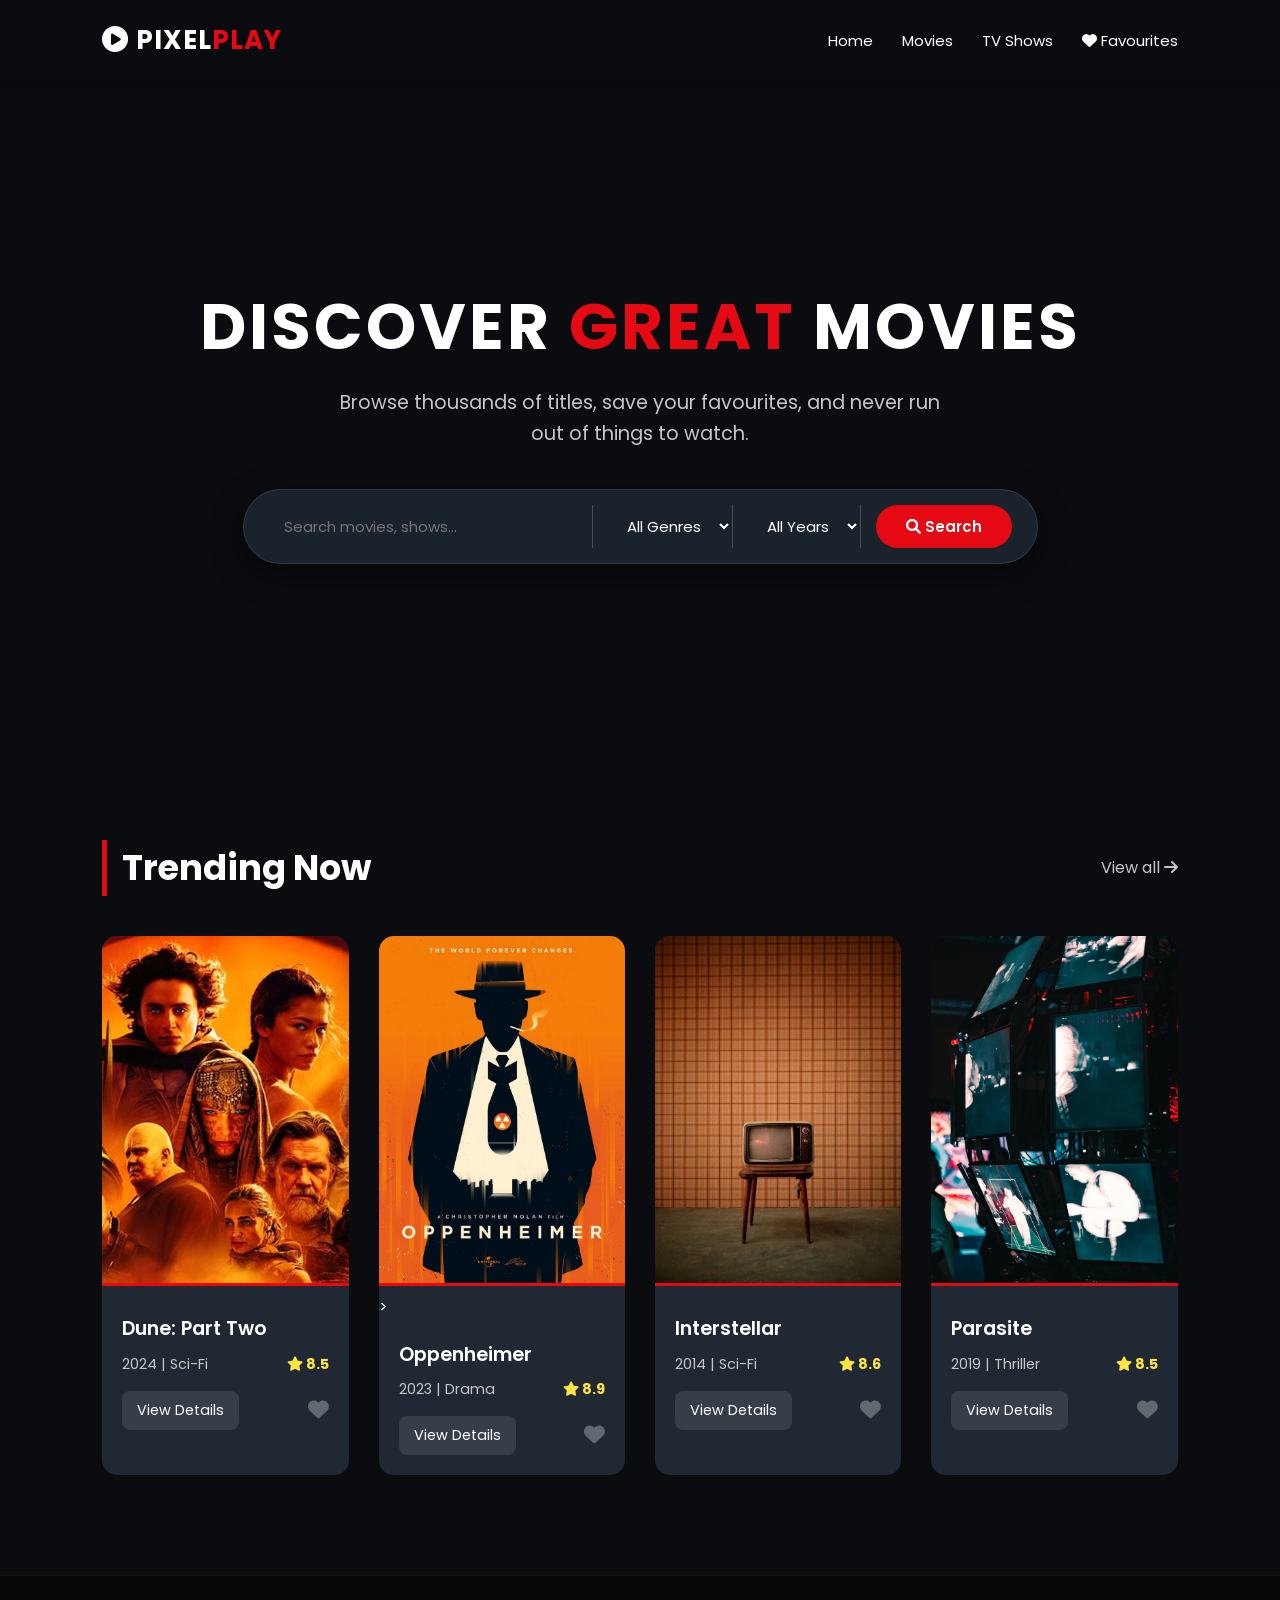
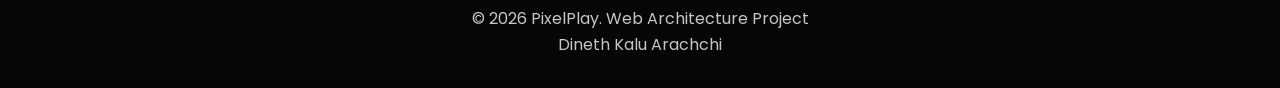
<file: index.html>
<!DOCTYPE html>
<html lang="en">
<head>
    <meta charset="UTF-8">
    <meta name="viewport" content="width=device-width, initial-scale=1.0">
    <title>PixelPlay - Discover Great Movies</title>
    <link href="https://cdnjs.cloudflare.com/ajax/libs/font-awesome/6.0.0/css/all.min.css" rel="stylesheet">
    <link href="https://fonts.googleapis.com/css2?family=Poppins:wght@300;400;600;700&display=swap" rel="stylesheet">
    <link rel="stylesheet" href="style.css">
</head>
<body>
  

    <nav>
        <a href="index.html" class="logo"><i class="fas fa-play-circle"></i> PIXEL<span>PLAY</span></a>
        <div class="nav-links">
            <a href="index.html">Home</a>
            <a href="movies.html">Movies</a>
            <a href="TvShow.html">TV Shows</a>
            <a href="Fav.html"><i class="fas fa-heart"></i> Favourites</a>
        </div>
    </nav>

    <header class="hero">
        <h1>Discover <span>Great</span> Movies</h1>
        <p>Browse thousands of titles, save your favourites, and never run out of things to watch.</p>
        
        <div class="search-container">
            <input type="text" placeholder="Search movies, shows..." id="searchInput">
            <select>
                <option value="">All Genres</option>
                <option value="Action">Action</option>
                <option value="Comedy">Comedy</option>
                <option value="Drama">Drama</option>
                <option value="Sci-Fi">Sci-Fi</option>
                <option value="Horror">Horror</option>
            </select>
            <select>
                <option value="">All Years</option>
                <option value="2026">2026</option>
                <option value="2025">2025</option>
                <option value="2024">2024</option>
                <option value="2023">2023</option>
                <option value="2022">2022</option>
            </select>
            <button class="btn-search"><i class="fas fa-search"></i> Search</button>
        </div>
    </header>

    <section class="trending-section">
        <div class="section-header">
            <h2 class="section-title">Trending Now</h2>
            <a href="#" class="view-all">View all <i class="fas fa-arrow-right"></i></a>
        </div>
        
        <div class="movie-grid">
            <div class="movie-card">
                <img src="Dune-Part-Two.jpg" alt="Dune" class="movie-img">
                <div class="movie-info">
                    <h3 class="movie-title">Dune: Part Two</h3>
                    <div class="movie-meta">
                        <span>2024 | Sci-Fi</span>
                        <span class="rating"><i class="fas fa-star"></i> 8.5</span>
                    </div>
                    <div class="actions">
                        <a href="#" class="btn-details">View Details</a>
                        <i class="fas fa-heart btn-fav" onclick="toggleFav(this)"></i>
                    </div>
                </div>
            </div>
            
            <div class="movie-card">
                <img src="Oppeneheimer.jpg" alt="oppenheimer " class="movie-img">>
                <div class="movie-info">
                    <h3 class="movie-title">Oppenheimer</h3>
                    <div class="movie-meta">
                        <span>2023 | Drama</span>
                        <span class="rating"><i class="fas fa-star"></i> 8.9</span>
                    </div>
                    <div class="actions">
                        <a href="#" class="btn-details">View Details</a>
                        <i class="fas fa-heart btn-fav" onclick="toggleFav(this)"></i>
                    </div>
                </div>
            </div>

            <div class="movie-card">
                <img src="inter.jpeg" alt="Interstellar" class="movie-img">
                <div class="movie-info">
                    <h3 class="movie-title">Interstellar</h3>
                    <div class="movie-meta">
                        <span>2014 | Sci-Fi</span>
                        <span class="rating"><i class="fas fa-star"></i> 8.6</span>
                    </div>
                    <div class="actions">
                        <a href="#" class="btn-details">View Details</a>
                        <i class="fas fa-heart btn-fav" onclick="toggleFav(this)"></i>
                    </div>
                </div>
            </div>

            <div class="movie-card">
                <img src="IMG.jpeg" alt="Parasite" class="movie-img">
                <div class="movie-info">
                    <h3 class="movie-title">Parasite</h3>
                    <div class="movie-meta">
                        <span>2019 | Thriller</span>
                        <span class="rating"><i class="fas fa-star"></i> 8.5</span>
                    </div>
                    <div class="actions">
                        <a href="#" class="btn-details">View Details</a>
                        <i class="fas fa-heart btn-fav" onclick="toggleFav(this)"></i>
                    </div>
                </div>
            </div>
            
        </div>
    </section>

    <footer>
        <p>&copy; 2026 PixelPlay. Web Architecture Project </p>
        <p>Dineth Kalu Arachchi</p>
    </footer>

    <script>
    
        function toggleFav(element) {
            event.stopPropagation();
            element.classList.toggle('active');
        }
    </script>
</body>
</html>
</file>
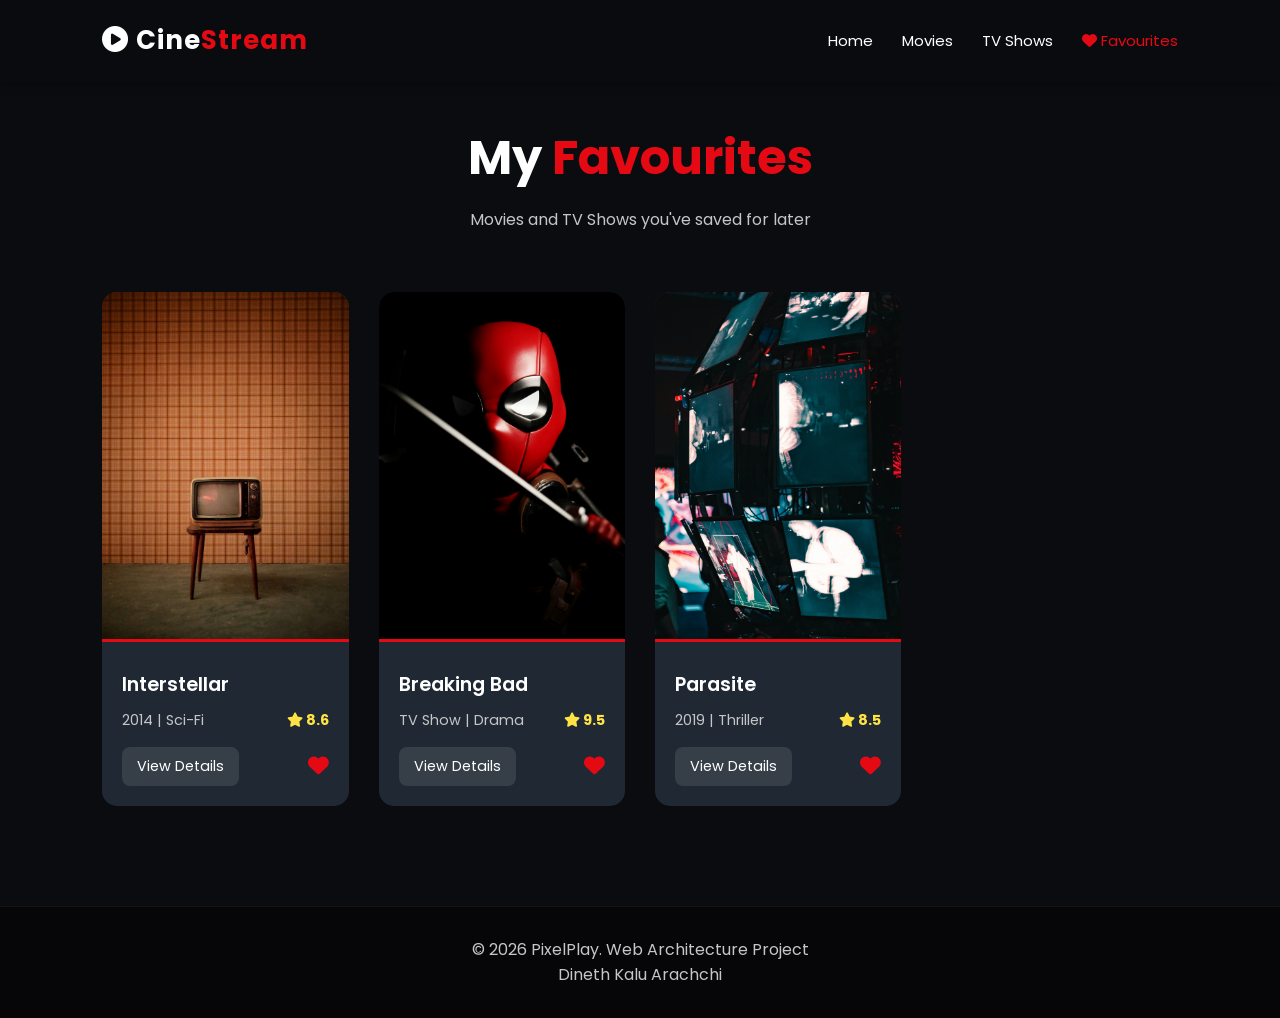
<file: Fav.html>
<!DOCTYPE html>
<html lang="en">
<head>
    <meta charset="UTF-8">
    <meta name="viewport" content="width=device-width, initial-scale=1.0">
    <title>My Favourites - CineStream</title>
    <link href="https://cdnjs.cloudflare.com/ajax/libs/font-awesome/6.0.0/css/all.min.css" rel="stylesheet">
    <link href="https://fonts.googleapis.com/css2?family=Poppins:wght@300;400;600;700&display=swap" rel="stylesheet">
    <link rel="stylesheet" href="style.css">
    
    <style>
        .page-header {
            padding: 120px 8% 40px;
            text-align: center;
            background: linear-gradient(to bottom, rgba(11, 12, 16, 0.9), var(--bg-color));
        }
        .page-header h1 {
            font-size: 3rem;
            color: var(--text-light);
        }
        .page-header h1 span {
            color: var(--primary-color);
        }
        
    
        .empty-state {
            text-align: center;
            padding: 50px 20px;
            color: var(--text-muted);
            display: none; 
        }
        .empty-state i {
            font-size: 4rem;
            color: rgba(255,255,255,0.1);
            margin-bottom: 20px;
        }
    </style>
</head>
<body>

    <nav>
        <a href="index.html" class="logo"><i class="fas fa-play-circle"></i> Cine<span>Stream</span></a>
        <div class="nav-links">
            <a href="index.html">Home</a>
            <a href="movies.html">Movies</a>
            <a href="TvShow.html">TV Shows</a>
            <a href="Fav.html" style="color: var(--primary-color);"><i class="fas fa-heart"></i> Favourites</a>
        </div>
    </nav>

    <div class="page-header">
        <h1>My <span>Favourites</span></h1>
        <p style="color: var(--text-muted); margin-top: 10px;">Movies and TV Shows you've saved for later</p>
    </div>

    <section class="trending-section" style="padding-top: 20px; min-height: 50vh;">
        
        <div class="empty-state" id="emptyMessage">
            <i class="fas fa-folder-open"></i>
            <h2>No favourites yet!</h2>
            <p>Go to Movies or TV Shows and click the heart icon to save them here.</p>
        </div>

        <div class="movie-grid" id="favouritesGrid">
            
            <div class="movie-card">
                <img src="inter.jpeg" alt="Interstellar" class="movie-img">
                <div class="movie-info">
                    <h3 class="movie-title">Interstellar</h3>
                    <div class="movie-meta">
                        <span>2014 | Sci-Fi</span>
                        <span class="rating"><i class="fas fa-star"></i> 8.6</span>
                    </div>
                    <div class="actions">
                        <a href="#" class="btn-details">View Details</a>
                        <i class="fas fa-heart btn-fav active" onclick="removeFavourite(this)" title="Remove from Favourites"></i>
                    </div>
                </div>
            </div>

            <div class="movie-card">
                <img src="Spi.jpeg" alt="Breaking Bad" class="movie-img">
                <div class="movie-info">
                    <h3 class="movie-title">Breaking Bad</h3>
                    <div class="movie-meta">
                        <span>TV Show | Drama</span>
                        <span class="rating"><i class="fas fa-star"></i> 9.5</span>
                    </div>
                    <div class="actions">
                        <a href="#" class="btn-details">View Details</a>
                        <i class="fas fa-heart btn-fav active" onclick="removeFavourite(this)" title="Remove from Favourites"></i>
                    </div>
                </div>
            </div>

            <div class="movie-card">
                <img src="IMG.jpeg" alt="Parasite" class="movie-img">
                <div class="movie-info">
                    <h3 class="movie-title">Parasite</h3>
                    <div class="movie-meta">
                        <span>2019 | Thriller</span>
                        <span class="rating"><i class="fas fa-star"></i> 8.5</span>
                    </div>
                    <div class="actions">
                        <a href="#" class="btn-details">View Details</a>
                        <i class="fas fa-heart btn-fav active" onclick="removeFavourite(this)" title="Remove from Favourites"></i>
                    </div>
                </div>
            </div>
            
        </div>
    </section>

   <footer>
        <p>&copy; 2026 PixelPlay. Web Architecture Project </p>
        <p>Dineth Kalu Arachchi</p>
    </footer>


</body>
</html>
</file>
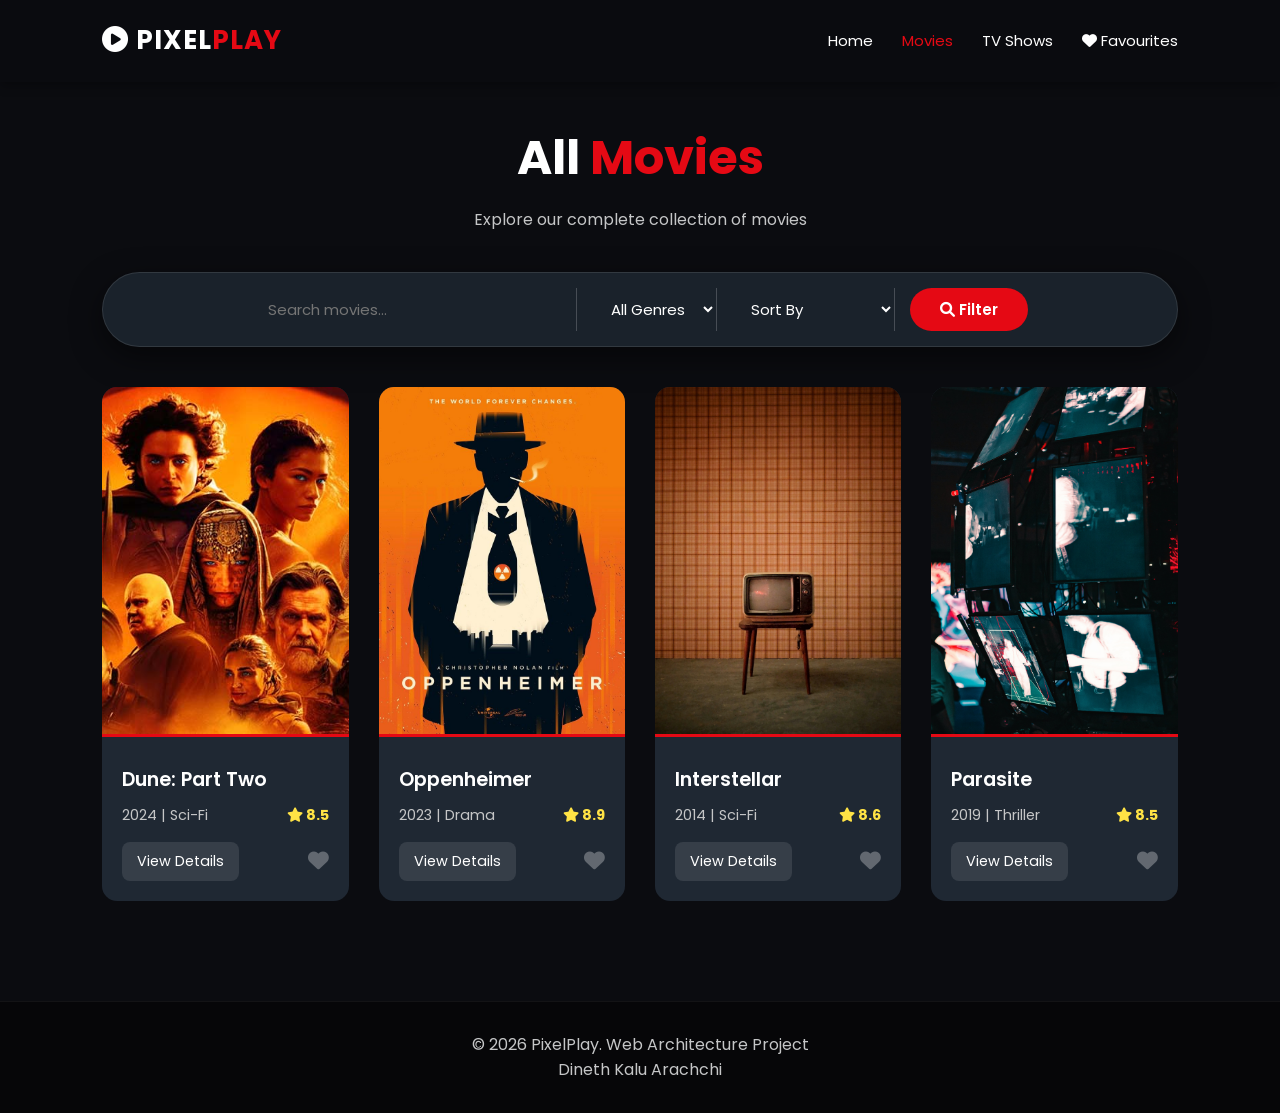
<file: movies.html>
<!DOCTYPE html>
<html lang="en">
<head>
    <meta charset="UTF-8">
    <meta name="viewport" content="width=device-width, initial-scale=1.0">
    <title>Movies - CineStream</title>
    <link href="https://cdnjs.cloudflare.com/ajax/libs/font-awesome/6.0.0/css/all.min.css" rel="stylesheet">
    <link href="https://fonts.googleapis.com/css2?family=Poppins:wght@300;400;600;700&display=swap" rel="stylesheet">
    <link rel="stylesheet" href="style.css">
    
    <style>
        
        .page-header {
            padding: 120px 8% 40px;
            text-align: center;
            background: linear-gradient(to bottom, rgba(11, 12, 16, 0.9), var(--bg-color));
        }
        .page-header h1 {
            font-size: 3rem;
            color: var(--text-light);
        }
        .page-header h1 span {
            color: var(--primary-color);
        }
    </style>
</head>
<body>

    <nav>
        <a href="index.html" class="logo"><i class="fas fa-play-circle"></i> PIXEL<span>PLAY</span></a>
        <div class="nav-links">
            <a href="index.html">Home</a>
            <a href="movies.html" style="color: var(--primary-color);">Movies</a> 
            <a href="TvShow.html">TV Shows</a>
            <a href="Fav.html"><i class="fas fa-heart"></i> Favourites</a>
        </div>
    </nav>

    <div class="page-header">
        <h1>All <span>Movies</span></h1>
        <p style="color: var(--text-muted); margin-top: 10px;">Explore our complete collection of movies</p>
    </div>

    <div class="search-container" style="margin: 0 8% 40px;">
        <input type="text" placeholder="Search movies..." id="searchInput">
        <select>
            <option value="">All Genres</option>
            <option value="Action">Action</option>
            <option value="Comedy">Comedy</option>
            <option value="Drama">Drama</option>
            <option value="Sci-Fi">Sci-Fi</option>
            <option value="Horror">Horror</option>
        </select>
        <select>
            <option value="">Sort By</option>
            <option value="latest">Latest Release</option>
            <option value="rating">Highest Rating</option>
        </select>
        <button class="btn-search"><i class="fas fa-search"></i> Filter</button>
    </div>

    <section class="trending-section" style="padding-top: 0;">
        <div class="movie-grid">
            
            <div class="movie-card">
                <img src="Dune-Part-Two.jpg" alt="Dune" class="movie-img">
                <div class="movie-info">
                    <h3 class="movie-title">Dune: Part Two</h3>
                    <div class="movie-meta">
                        <span>2024 | Sci-Fi</span>
                        <span class="rating"><i class="fas fa-star"></i> 8.5</span>
                    </div>
                    <div class="actions">
                        <a href="#" class="btn-details">View Details</a>
                        <i class="fas fa-heart btn-fav" onclick="toggleFav(this)"></i>
                    </div>
                </div>
            </div>

            <div class="movie-card">
                <img src="Oppeneheimer.jpg" alt="Oppeneheimer" class="movie-img" >
                <div class="movie-info">
                    <h3 class="movie-title">Oppenheimer</h3>
                    <div class="movie-meta">
                        <span>2023 | Drama</span>
                        <span class="rating"><i class="fas fa-star"></i> 8.9</span>
                    </div>
                    <div class="actions">
                        <a href="#" class="btn-details">View Details</a>
                        <i class="fas fa-heart btn-fav" onclick="toggleFav(this)"></i>
                    </div>
                </div>
            </div>

            <div class="movie-card">
                <img src="inter.jpeg" alt="Interstellar" class="movie-img">
                <div class="movie-info">
                    <h3 class="movie-title">Interstellar</h3>
                    <div class="movie-meta">
                        <span>2014 | Sci-Fi</span>
                        <span class="rating"><i class="fas fa-star"></i> 8.6</span>
                    </div>
                    <div class="actions">
                        <a href="#" class="btn-details">View Details</a>
                        <i class="fas fa-heart btn-fav" onclick="toggleFav(this)"></i>
                    </div>
                </div>
            </div>

            <div class="movie-card">
                <img src="IMG.jpeg" alt="Parasite" class="movie-img">
                <div class="movie-info">
                    <h3 class="movie-title">Parasite</h3>
                    <div class="movie-meta">
                        <span>2019 | Thriller</span>
                        <span class="rating"><i class="fas fa-star"></i> 8.5</span>
                    </div>
                    <div class="actions">
                        <a href="#" class="btn-details">View Details</a>
                        <i class="fas fa-heart btn-fav" onclick="toggleFav(this)"></i>
                    </div>
                </div>
            </div>

           
            
        </div>
    </section>

    <footer>
        <p>&copy; 2026 PixelPlay. Web Architecture Project </p>
        <p>Dineth Kalu Arachchi</p>
    </footer>


    <script>
        function toggleFav(element) {
            event.stopPropagation();
            element.classList.toggle('active');
        }
    </script>
</body>
</html>
</file>
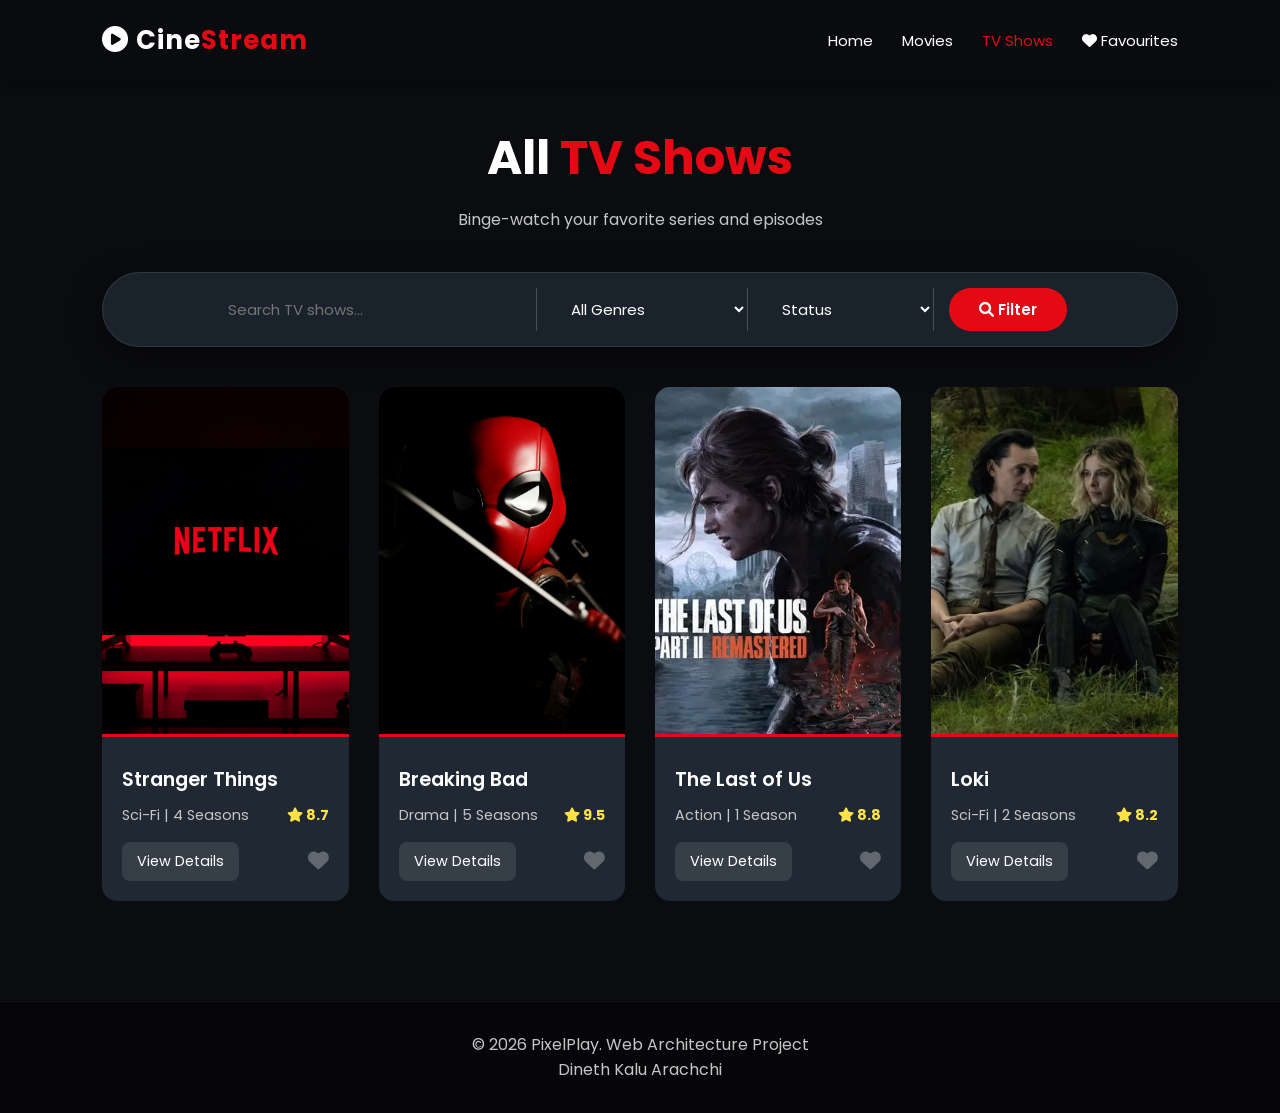
<file: TvShow.html>
<!DOCTYPE html>
<html lang="en">
<head>
    <meta charset="UTF-8">
    <meta name="viewport" content="width=device-width, initial-scale=1.0">
    <title>TV Shows - CineStream</title>
    <link href="https://cdnjs.cloudflare.com/ajax/libs/font-awesome/6.0.0/css/all.min.css" rel="stylesheet">
    <link href="https://fonts.googleapis.com/css2?family=Poppins:wght@300;400;600;700&display=swap" rel="stylesheet">
    <link rel="stylesheet" href="style.css">
    
    <style>
        .page-header {
            padding: 120px 8% 40px;
            text-align: center;
            background: linear-gradient(to bottom, rgba(11, 12, 16, 0.9), var(--bg-color));
        }
        .page-header h1 {
            font-size: 3rem;
            color: var(--text-light);
        }
        .page-header h1 span {
            color: var(--primary-color);
        }
    </style>
</head>
<body>

    <nav>
        <a href="index.html" class="logo"><i class="fas fa-play-circle"></i> Cine<span>Stream</span></a>
        <div class="nav-links">
            <a href="index.html">Home</a>
            <a href="movies.html">Movies</a>
            <a href="TvShow.html" style="color: var(--primary-color);">TV Shows</a>
             <a href="Fav.html"><i class="fas fa-heart"></i> Favourites</a>
        </div>
    </nav>

    <div class="page-header">
        <h1>All <span>TV Shows</span></h1>
        <p style="color: var(--text-muted); margin-top: 10px;">Binge-watch your favorite series and episodes</p>
    </div>

    <div class="search-container" style="margin: 0 8% 40px;">
        <input type="text" placeholder="Search TV shows..." id="searchInput">
        <select>
            <option value="">All Genres</option>
            <option value="Action">Action & Adventure</option>
            <option value="Drama">Drama</option>
            <option value="Sci-Fi">Sci-Fi & Fantasy</option>
            <option value="Comedy">Comedy</option>
            <option value="Mystery">Mystery</option>
        </select>
        <select>
            <option value="">Status</option>
            <option value="returning">Returning Series</option>
            <option value="ended">Ended</option>
        </select>
        <button class="btn-search"><i class="fas fa-search"></i> Filter</button>
    </div>

    <section class="trending-section" style="padding-top: 0;">
        <div class="movie-grid">
            
            <div class="movie-card">
                <img src="Net.jpeg" alt="Stranger Things" class="movie-img">
                <div class="movie-info">
                    <h3 class="movie-title">Stranger Things</h3>
                    <div class="movie-meta">
                        <span>Sci-Fi | 4 Seasons</span>
                        <span class="rating"><i class="fas fa-star"></i> 8.7</span>
                    </div>
                    <div class="actions">
                        <a href="#" class="btn-details">View Details</a>
                        <i class="fas fa-heart btn-fav" onclick="toggleFav(this)"></i>
                    </div>
                </div>
            </div>

            <div class="movie-card">
                <img src="Spi.jpeg" alt="Breaking Bad" class="movie-img">
                <div class="movie-info">
                    <h3 class="movie-title">Breaking Bad</h3>
                    <div class="movie-meta">
                        <span>Drama | 5 Seasons</span>
                        <span class="rating"><i class="fas fa-star"></i> 9.5</span>
                    </div>
                    <div class="actions">
                        <a href="#" class="btn-details">View Details</a>
                        <i class="fas fa-heart btn-fav" onclick="toggleFav(this)"></i>
                    </div>
                </div>
            </div>

            <div class="movie-card">
                <img src="OIP.webp" alt="The Last of Us" class="movie-img">
                <div class="movie-info">
                    <h3 class="movie-title">The Last of Us</h3>
                    <div class="movie-meta">
                        <span>Action | 1 Season</span>
                        <span class="rating"><i class="fas fa-star"></i> 8.8</span>
                    </div>
                    <div class="actions">
                        <a href="#" class="btn-details">View Details</a>
                        <i class="fas fa-heart btn-fav" onclick="toggleFav(this)"></i>
                    </div>
                </div>
            </div>

            <div class="movie-card">
                <img src="loki.webp" alt="Loki" class="movie-img">
                <div class="movie-info">
                    <h3 class="movie-title">Loki</h3>
                    <div class="movie-meta">
                        <span>Sci-Fi | 2 Seasons</span>
                        <span class="rating"><i class="fas fa-star"></i> 8.2</span>
                    </div>
                    <div class="actions">
                        <a href="#" class="btn-details">View Details</a>
                        <i class="fas fa-heart btn-fav" onclick="toggleFav(this)"></i>
                    </div>
                </div>
            </div>
            
        </div>
    </section>

    <footer>
        <p>&copy; 2026 PixelPlay. Web Architecture Project </p>
        <p>Dineth Kalu Arachchi</p>
    </footer>
</file>
<file: style.css>
:root {
    --bg-color: #0b0c10;
    --card-bg: #1f2833;
    --primary-color: #e50914; 
    --text-light: #ffffff;
    --text-muted: #c5c6c7;
}

* {
    margin: 0;
    padding: 0;
    box-sizing: border-box;
    font-family: 'Poppins', sans-serif;
}

body {
    background-color: var(--bg-color);
    color: var(--text-light);
    line-height: 1.6;
    overflow-x: hidden;
}


nav {
    display: flex;
    justify-content: space-between;
    align-items: center;
    padding: 20px 8%;
    background: rgba(11, 12, 16, 0.85);
    backdrop-filter: blur(10px);
    position: fixed;
    width: 100%;
    top: 0;
    z-index: 1000;
    box-shadow: 0 4px 10px rgba(0,0,0,0.3);
}

.logo {
    font-size: 26px;
    font-weight: 700;
    color: var(--text-light);
    text-decoration: none;
    letter-spacing: 1px;
}

.logo span {
    color: var(--primary-color);
}

.nav-links a {
    color: var(--text-light);
    text-decoration: none;
    margin-left: 25px;
    font-weight: 400;
    transition: color 0.3s;
    font-size: 15px;
}

.nav-links a:hover {
    color: var(--primary-color);
}

/* ----- Hero Section ----- */
.hero {
    height: 80vh;
    background: linear-gradient(to bottom, rgba(11, 12, 16, 0.3), rgba(11, 12, 16, 1)), 
                url('https://images.unsplash.com/photo-1536440136628-849c177e76a1?crop=entropy&cs=tinysrgb&fit=max&fm=jpg&q=80&w=1920') center/cover;
    display: flex;
    flex-direction: column;
    justify-content: center;
    align-items: center;
    text-align: center;
    padding: 0 20px;
    margin-top: 60px;
}

.hero h1 {
    font-size: 4rem;
    margin-bottom: 10px;
    text-transform: uppercase;
    letter-spacing: 3px;
    animation: fadeInDown 1s ease;
}

.hero h1 span {
    color: var(--primary-color);
}

.hero p {
    font-size: 1.2rem;
    color: var(--text-muted);
    max-width: 600px;
    margin-bottom: 40px;
    animation: fadeInUp 1s ease;
}


.search-container {
    display: flex;
    gap: 15px;
    background: rgba(31, 40, 51, 0.8);
    padding: 15px 25px;
    border-radius: 50px;
    box-shadow: 0 10px 30px rgba(0,0,0,0.5);
    flex-wrap: wrap;
    justify-content: center;
    border: 1px solid rgba(255, 255, 255, 0.1);
    backdrop-filter: blur(5px);
    animation: fadeInUp 1.2s ease;
}

.search-container input, .search-container select {
    background: transparent;
    border: none;
    color: white;
    padding: 10px 15px;
    outline: none;
    font-size: 15px;
    border-right: 1px solid rgba(255, 255, 255, 0.2);
}

.search-container select {
    cursor: pointer;
}

.search-container select option {
    background: var(--card-bg);
    color: white;
}

.btn-search {
    background: var(--primary-color);
    color: white;
    border: none;
    padding: 10px 30px;
    border-radius: 30px;
    cursor: pointer;
    font-weight: 600;
    font-size: 15px;
    transition: transform 0.3s, box-shadow 0.3s;
}

.btn-search:hover {
    transform: scale(1.05);
    box-shadow: 0 5px 20px rgba(229, 9, 20, 0.4);
}

/* ----- Trending Movies Section ----- */
.trending-section {
    padding: 60px 8%;
}

.section-header {
    display: flex;
    justify-content: space-between;
    align-items: center;
    margin-bottom: 40px;
}

.section-title {
    font-size: 2.2rem;
    border-left: 5px solid var(--primary-color);
    padding-left: 15px;
}

.view-all {
    color: var(--text-muted);
    text-decoration: none;
    transition: color 0.3s;
}

.view-all:hover {
    color: var(--primary-color);
}

.movie-grid {
    display: grid;
    grid-template-columns: repeat(auto-fill, minmax(240px, 1fr));
    gap: 30px;
}


.movie-card {
    background: var(--card-bg);
    border-radius: 15px;
    overflow: hidden;
    transition: transform 0.4s ease, box-shadow 0.4s ease;
    position: relative;
    cursor: pointer;
}

.movie-card:hover {
    transform: translateY(-12px);
    box-shadow: 0 15px 40px rgba(0, 0, 0, 0.6);
}

.movie-img {
    width: 100%;
    height: 350px;
    object-fit: cover;
    border-bottom: 3px solid var(--primary-color);
    transition: opacity 0.3s;
}

.movie-card:hover .movie-img {
    opacity: 0.8;
}

.movie-info {
    padding: 20px;
}

.movie-title {
    font-size: 1.2rem;
    font-weight: 600;
    margin-bottom: 8px;
    white-space: nowrap;
    overflow: hidden;
    text-overflow: ellipsis;
}

.movie-meta {
    display: flex;
    justify-content: space-between;
    color: var(--text-muted);
    font-size: 0.9rem;
    margin-bottom: 15px;
}

.rating {
    color: #ffe345;
    font-weight: bold;
}

.actions {
    display: flex;
    justify-content: space-between;
    align-items: center;
}

.btn-details {
    color: var(--text-light);
    text-decoration: none;
    font-size: 0.9rem;
    background: rgba(255, 255, 255, 0.1);
    padding: 8px 15px;
    border-radius: 8px;
    transition: background 0.3s, transform 0.2s;
}

.btn-details:hover {
    background: var(--primary-color);
    transform: scale(1.05);
}

.btn-fav {
    color: rgba(255, 255, 255, 0.3);
    font-size: 1.3rem;
    cursor: pointer;
    transition: color 0.3s, transform 0.2s;
}

.btn-fav:hover {
    transform: scale(1.2);
}

.btn-fav.active {
    color: var(--primary-color);
}

/* ----- Footer ----- */
footer {
    background: #060608;
    text-align: center;
    padding: 30px;
    color: var(--text-muted);
    margin-top: 40px;
    border-top: 1px solid rgba(255,255,255,0.05);
}

/* Animations */
@keyframes fadeInDown {
    from { opacity: 0; transform: translateY(-20px); }
    to { opacity: 1; transform: translateY(0); }
}
@keyframes fadeInUp {
    from { opacity: 0; transform: translateY(20px); }
    to { opacity: 1; transform: translateY(0); }
}
</file>
